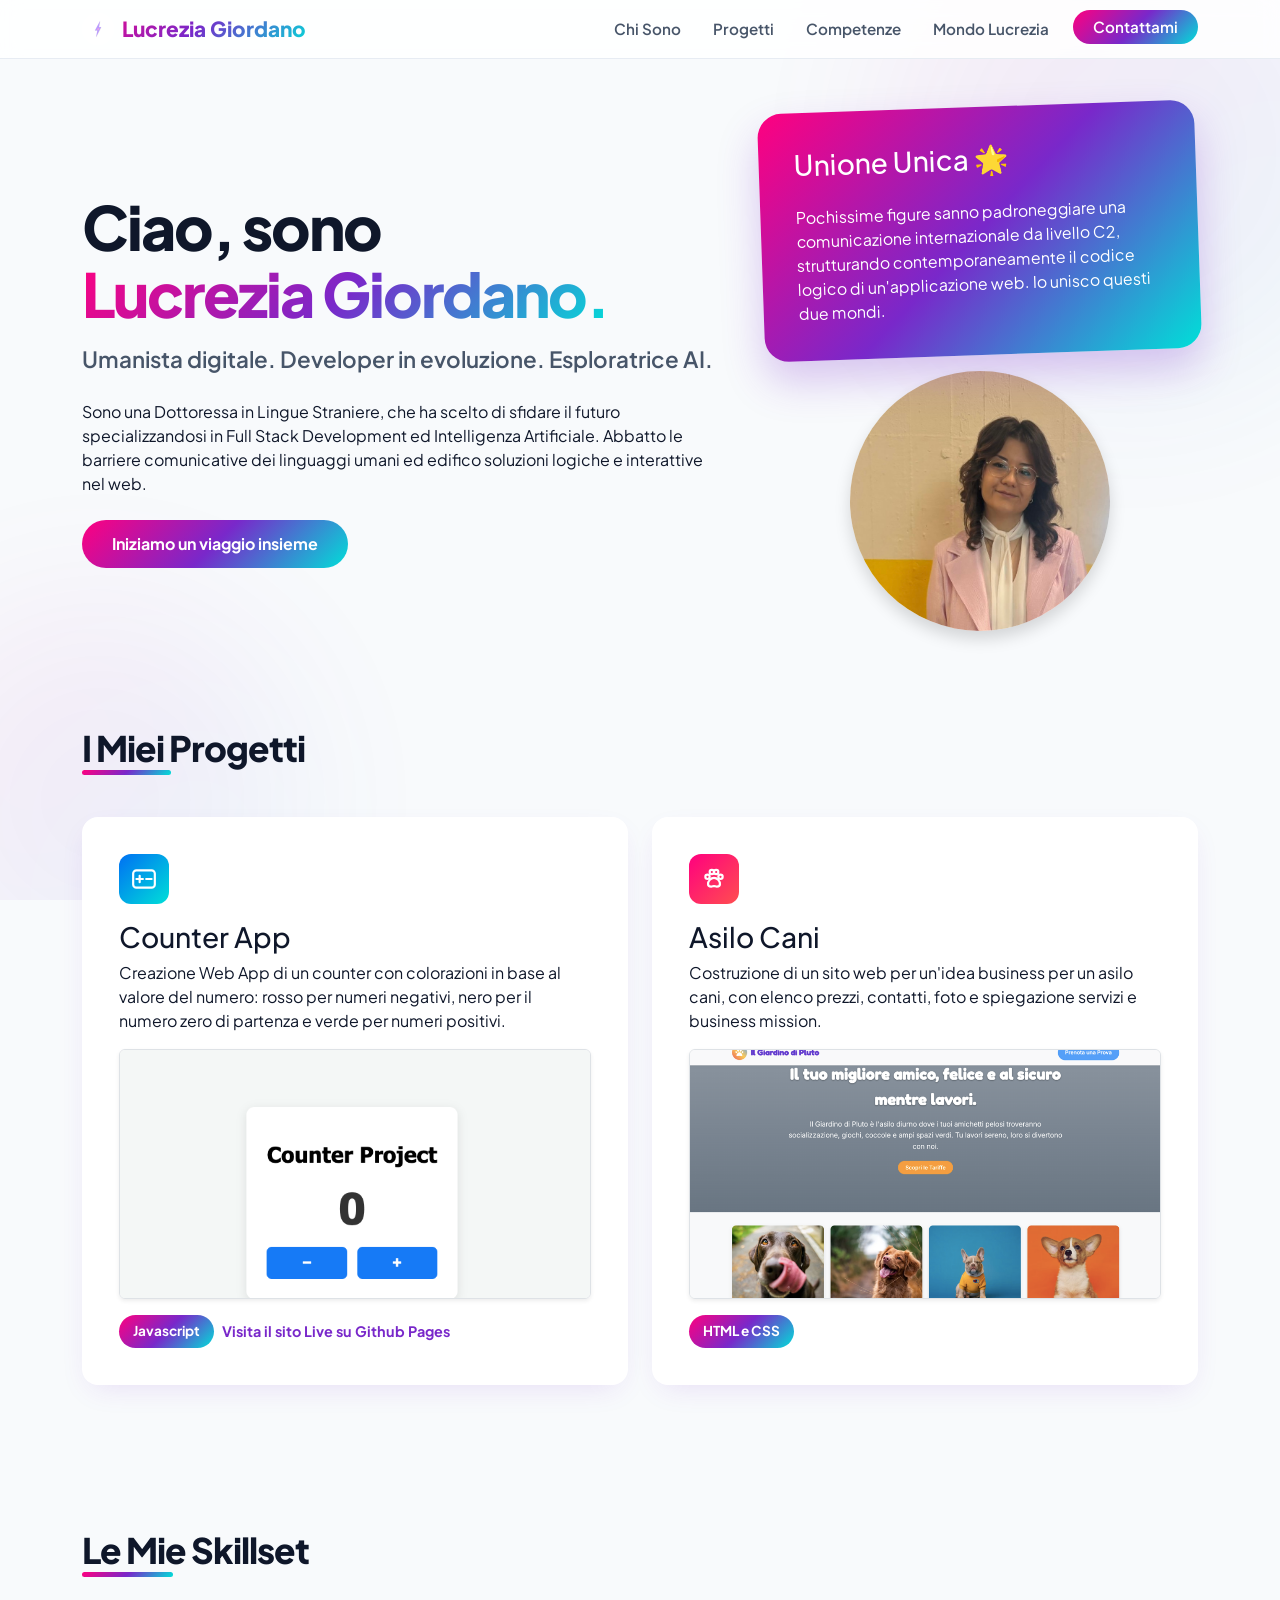
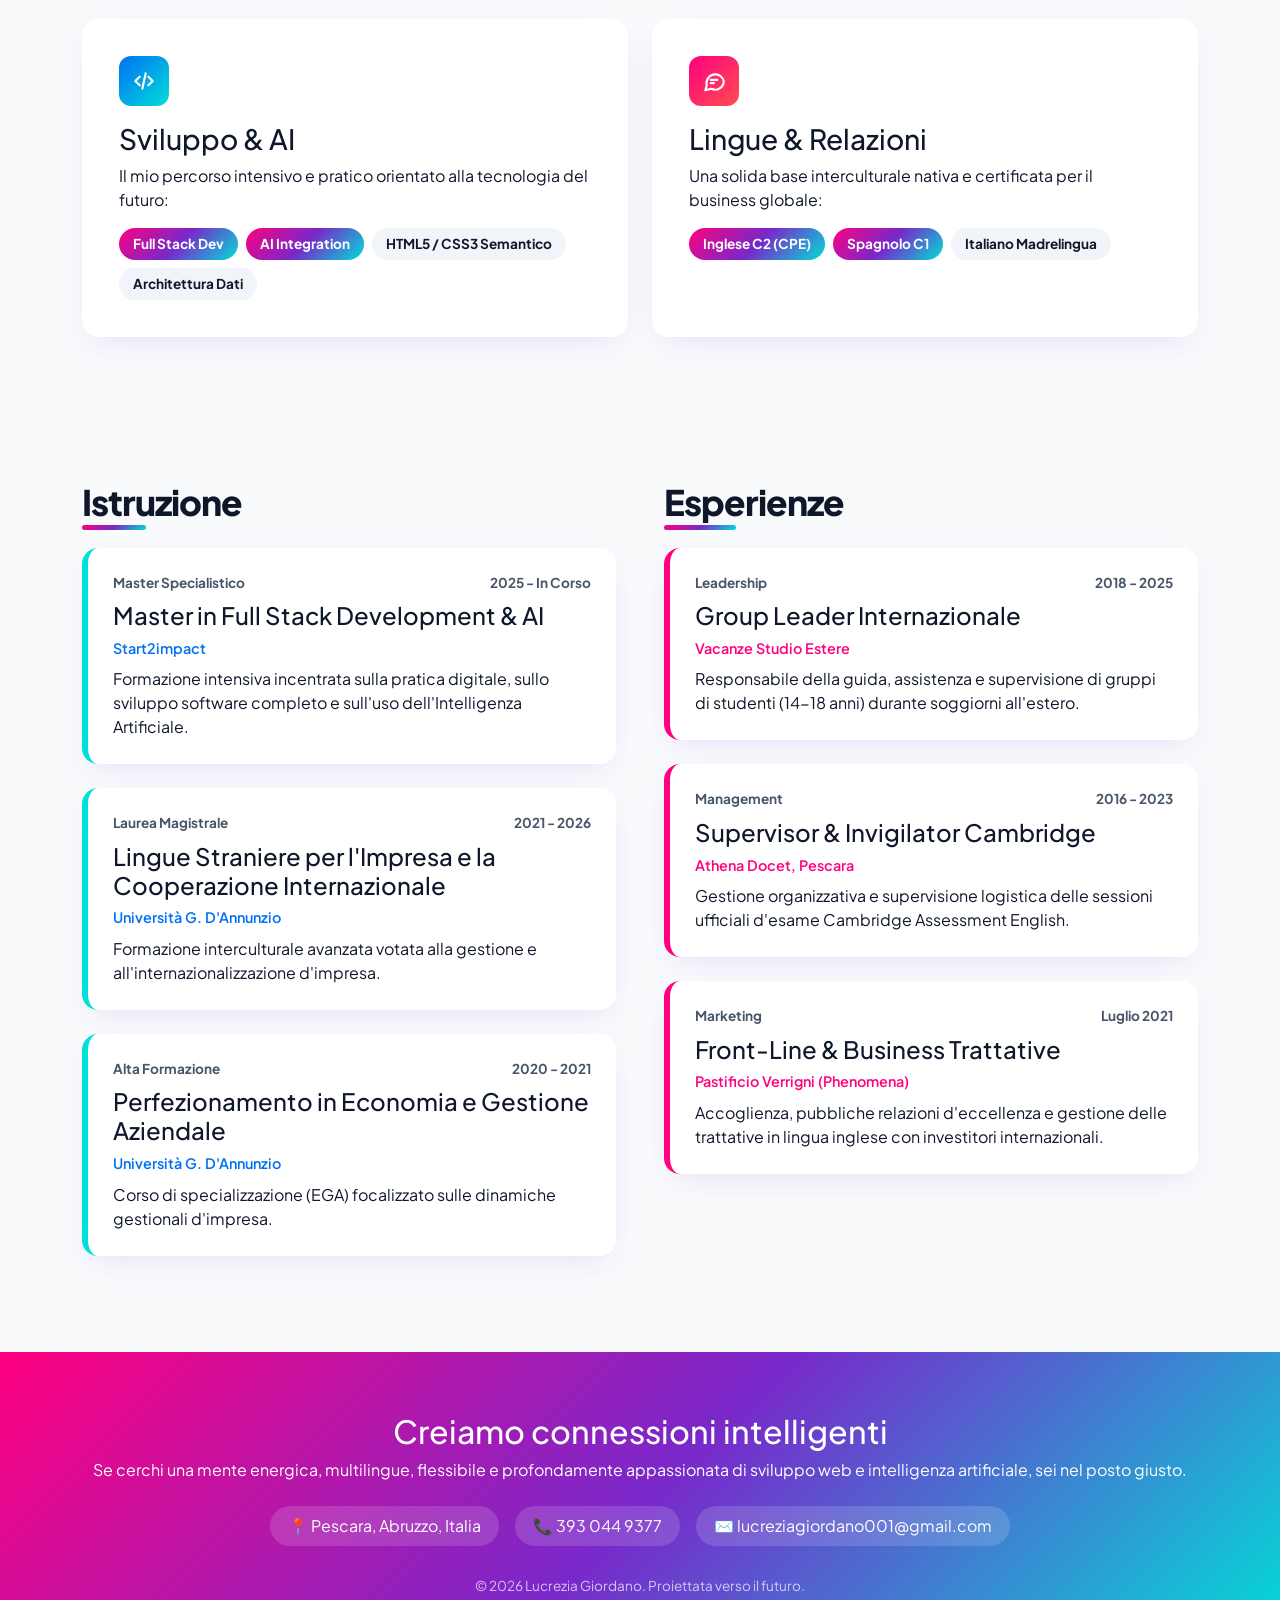
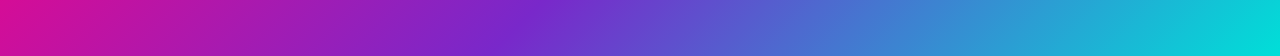
<file: index.html>
<!DOCTYPE html>
<html lang="it">
<head>
    <meta charset="UTF-8">
    <meta name="viewport" content="width=device-width, initial-scale=1.0">
    <title>Lucrezia Giordano | Creative Full Stack & AI Portfolio</title>
    
    <!-- SEO Base -->
<meta name="description" content="Portfolio di Lucrezia Giordano, Junior Full Stack Developer. Scopri le mie competenze, il mio percorso e i progetti realizzati.">

<!-- Open Graph / Facebook / LinkedIn -->
<meta property="og:type" content="website">
<meta property="og:url" content="https://lucreziagiordano001-coder.github.io/my-cv-page/">
<meta property="og:title" content="Lucrezia Giordano | Full Stack Developer Portfolio">
<meta property="og:description" content="Esplora i progetti e le competenze di sviluppo web di Lucrezia Giordano">
<meta property="og:image" content="https://lucreziagiordano001-coder.github.io/my-cv-page/assets/img/preview.jpg">

<!-- Favicon -->
<link rel="icon" type="image/png" href="assets/img/favicon.png">
    
    <!-- BOOTSTRAP 5 CSS via CDN -->
    <link href="https://cdn.jsdelivr.net/npm/bootstrap@5.3.3/dist/css/bootstrap.min.css" rel="stylesheet">
    
    <!-- FONT GOOGLE -->
    <link rel="preconnect" href="https://fonts.googleapis.com">
    <link rel="preconnect" href="https://fonts.gstatic.com" crossorigin>
    <link href="https://fonts.googleapis.com/css2?family=Plus+Jakarta+Sans:wght@400;600;800&display=swap" rel="stylesheet">
    
    <!-- CSS COMPILATO DA SASS -->
    <link rel="stylesheet" href="assets/css/style.css">
</head>
<body>

    <!-- Blobs di sfondo -->
    <div class="bg-blobs">
        <div class="blob blob-1"></div>
        <div class="blob blob-2"></div>
    </div>

    <!-- NAVBAR STICKY (Funzionante su Mobile) -->
    <nav class="navbar navbar-expand-md navbar-light sticky-top custom-navbar">
        <div class="container">
            <a class="navbar-brand nav-logo d-flex align-items-center gap-2" href="index.html">
                <img src="assets/img/LG.png" alt="Lucrezia Giordano" width="32" height="32" class="d-inline-block align-text-top navbar-logo-img">
                 Lucrezia Giordano
            </a>
            <button class="navbar-toggler" type="button" data-bs-toggle="collapse" data-bs-target="#navbarNav" aria-controls="navbarNav" aria-expanded="false" aria-label="Apri o chiudi il menu di navigazione">
                <span class="navbar-toggler-icon"></span>
            </button>
            <div class="collapse navbar-collapse justify-content-end" id="navbarNav">
                <ul class="navbar-nav gap-3">
                    <li class="nav-item"><a class="nav-link" href="#about">Chi Sono</a></li>
                    <li class="nav-item"><a class="nav-link" href="#projects">Progetti</a></li>
                    <li class="nav-item"><a class="nav-link" href="#skills">Competenze</a></li>
                    <li class="nav-item"><a class="nav-link" href="#path">Mondo Lucrezia</a></li>
                    <li class="nav-item"><a class="nav-link btn-nav-contact" href="contattami.html">Contattami</a></li>
                </ul>
            </div>
        </div>
    </nav>

    <!-- HERO SECTION (Grid System) -->
    <header id="about" class="container my-5 py-5">
        <div class="row align-items-center g-5">
            <div class="col-lg-7 text-start">
                <h1 class="hero-title mb-3">Ciao, sono <br><span>Lucrezia Giordano.</span></h1>
                <p class="hero-tagline mb-4">Umanista digitale. Developer in evoluzione. Esploratrice AI.</p>
                <p class="hero-description mb-4">
                    Sono una Dottoressa in Lingue Straniere, che ha scelto di sfidare il futuro specializzandosi in Full Stack Development ed Intelligenza Artificiale. Abbatto le barriere comunicative dei linguaggi umani ed edifico soluzioni logiche e interattive nel web.
                </p>
                <a href="contattami.html" class="btn btn-gradient mb-4">Iniziamo un viaggio insieme</a>
            </div>
    
    <!-- Colonna Destra: Card e Foto -->
            <div class="col-lg-5 hero-visual text-center mt-4 mt-lg-0">
                <!-- Il container colorato (Unione Unica) -->
                <div class="hero-card-interactive text-start">
                    <h2 class="h3 mb-4">Unione Unica 🌟</h2>
                    <p class="mb-0">Pochissime figure sanno padroneggiare una comunicazione internazionale da livello C2, strutturando contemporaneamente il codice logico di un'applicazione web. Io unisco questi due mondi.</p>
                </div>
                
                <!-- La Foto -->
                <img src="assets/img/LUCREZIAGIORDANO.jpg" 
                     alt="Ritratto di Lucrezia Giordano" 
                     class="profile-image shadow"
                     width="260" height="260">
            </div>
        </div>
    </header> <!-- Fine della Hero -->
  

     <!-- SEZIONE PROGETTI (Grid System & Flexbox per i pill) -->
    <section id="projects" class="container mt-2 mb-5 pt-0 pb-5">
        <h2 class="section-title mb-5">I Miei Progetti</h2>
        <div class="row g-4">
            <div class="col-md-6">
                <div class="card-skill tech h-100">
                    <div class="card-icon mb-3" aria-hidden="true"><svg xmlns="http://www.w3.org/2000/svg" width="26" height="26" viewBox="0 0 24 24" fill="none" stroke="currentColor" stroke-width="2" stroke-linecap="round" stroke-linejoin="round" aria-hidden="true"><path d="M5 12h6M8 9v6"/><path d="M14 12h5"/><rect x="2" y="4" width="20" height="16" rx="3"/></svg></div>
                    <h3>Counter App</h3>
                    <p>Creazione Web App di un counter con colorazioni in base al valore del numero: rosso per numeri negativi, nero per il numero zero di partenza e verde per numeri positivi.</p>
                    <div class="project-miniatura">
                        <img src="assets/img/progetto1.png"
                             alt="Anteprima Counter App"
                             class="rounded shadow-sm border project-image"
                             width="400" height="250">
                        <div class="pill-container d-flex flex-wrap gap-2 mt-3">
                            <span class="pill highlight">Javascript</span>
                            <a href="https://lucreziagiordano001-coder.github.io/Counterapp/" target="_blank" rel="noopener noreferrer" class="text-decoration-none fw-bold project-link d-inline-flex align-items-center">
                                Visita il sito Live su Github Pages
                            </a>
                        </div>
                    </div>
                </div>
            </div>
            <div class="col-md-6">
                <div class="card-skill lang h-100">
                    <div class="card-icon mb-3" aria-hidden="true"><svg xmlns="http://www.w3.org/2000/svg" width="26" height="26" viewBox="0 0 24 24" fill="none" stroke="currentColor" stroke-width="2" stroke-linecap="round" stroke-linejoin="round" aria-hidden="true"><circle cx="6" cy="10" r="2"/><circle cx="10" cy="5.5" r="2"/><circle cx="14" cy="5.5" r="2"/><circle cx="18" cy="10" r="2"/><path d="M12 11c-3 0-5.5 3-5.5 5.5 0 1.8 1.5 2.5 3 2.5 1 0 1.6-.5 2.5-.5s1.5.5 2.5.5c1.5 0 3-.7 3-2.5C17.5 14 15 11 12 11z"/></svg></div>
                    <h3>Asilo Cani</h3>
                    <p>Costruzione di un sito web per un'idea business per un asilo cani, con elenco prezzi, contatti, foto e spiegazione servizi e business mission.</p>
                    <div class="project-miniatura">
                        <img src="assets/img/progetto2.png"
                             alt="Anteprima del sito Asilo Cani"
                             class="rounded shadow-sm border project-image"
                             width="400" height="250">
                        <div class="pill-container d-flex flex-wrap gap-2 mt-3">
                            <span class="pill highlight">HTML e CSS</span>
                        </div>
                    </div>
                </div>
            </div>
        </div>
    </section> 


    <!-- SEZIONE SKILLS (Grid System & Flexbox per i pill) -->
    <section id="skills" class="container my-5 py-5">
        <h2 class="section-title mb-5">Le Mie Skillset</h2>
        <div class="row g-4">
            <div class="col-md-6">
                <div class="card-skill tech h-100">
                    <div class="card-icon mb-3" aria-hidden="true"><svg xmlns="http://www.w3.org/2000/svg" width="26" height="26" viewBox="0 0 24 24" fill="none" stroke="currentColor" stroke-width="2" stroke-linecap="round" stroke-linejoin="round" aria-hidden="true"><path d="M8 8l-4 4 4 4M16 8l4 4-4 4M13.5 5l-3 14"/></svg></div>
                    <h3>Sviluppo & AI</h3>
                    <p>Il mio percorso intensivo e pratico orientato alla tecnologia del futuro:</p>
                    <div class="pill-container d-flex flex-wrap gap-2 mt-3">
                        <span class="pill highlight">Full Stack Dev</span>
                        <span class="pill highlight">AI Integration</span>
                        <span class="pill">HTML5 / CSS3 Semantico</span>
                        <span class="pill">Architettura Dati</span>
                    </div>
                </div>
            </div>
            <div class="col-md-6">
                <div class="card-skill lang h-100">
                    <div class="card-icon mb-3" aria-hidden="true"><svg xmlns="http://www.w3.org/2000/svg" width="26" height="26" viewBox="0 0 24 24" fill="none" stroke="currentColor" stroke-width="2" stroke-linecap="round" stroke-linejoin="round" aria-hidden="true"><path d="M21 12a8 8 0 0 1-11.5 7.2L4 20.5l1.3-4.6A8 8 0 1 1 21 12z"/><path d="M9 11h6M9 14h3"/></svg></div>
                    <h3>Lingue & Relazioni</h3>
                    <p>Una solida base interculturale nativa e certificata per il business globale:</p>
                    <div class="pill-container d-flex flex-wrap gap-2 mt-3">
                        <span class="pill highlight">Inglese C2 (CPE)</span>
                        <span class="pill highlight">Spagnolo C1</span>
                        <span class="pill">Italiano Madrelingua</span>
                
                    </div>
                </div>
            </div>
        </div>
    </section>

    <!-- SEZIONE PERCORSO (Bootstrap Grid) -->
    <section id="path" class="container my-5 py-5">
        <div class="row g-5">
            <!-- Istruzione -->
            <div class="col-lg-6">
                <h2 class="section-title mb-4">Istruzione</h2>
                <div class="block-list d-flex flex-column gap-4">
                    <div class="block-item edu">
                        <div class="block-meta d-flex justify-content-between mb-2"><span>Master Specialistico</span><span>2025 - In Corso</span></div>
                        <h4>Master in Full Stack Development & AI</h4>
                        <div class="block-location mb-2">Start2impact</div>
                        <p class="mb-0">Formazione intensiva incentrata sulla pratica digitale, sullo sviluppo software completo e sull'uso dell'Intelligenza Artificiale.</p>
                    </div>
                    <div class="block-item edu">
                        <div class="block-meta d-flex justify-content-between mb-2"><span>Laurea Magistrale</span><span>2021 - 2026</span></div>
                        <h4>Lingue Straniere per l'Impresa e la Cooperazione Internazionale</h4>
                        <div class="block-location mb-2">Università G. D'Annunzio</div>
                        <p class="mb-0">Formazione interculturale avanzata votata alla gestione e all'internazionalizzazione d'impresa.</p>
                    </div>
                    <div class="block-item edu">
                        <div class="block-meta d-flex justify-content-between mb-2"><span>Alta Formazione</span><span>2020 - 2021</span></div>
                        <h4>Perfezionamento in Economia e Gestione Aziendale</h4>
                        <div class="block-location mb-2">Università G. D'Annunzio</div>
                        <p class="mb-0">Corso di specializzazione (EGA) focalizzato sulle dinamiche gestionali d'impresa.</p>
                    </div>
                </div>
            </div>
            
            <!-- Esperienze -->
            <div class="col-lg-6">
                <h2 class="section-title mb-4">Esperienze</h2>
                <div class="block-list d-flex flex-column gap-4">
                    <div class="block-item exp">
                        <div class="block-meta d-flex justify-content-between mb-2"><span>Leadership</span><span>2018 - 2025</span></div>
                        <h4>Group Leader Internazionale</h4>
                        <div class="block-location mb-2">Vacanze Studio Estere</div>
                        <p class="mb-0">Responsabile della guida, assistenza e supervisione di gruppi di studenti (14-18 anni) durante soggiorni all'estero.</p>
                    </div>
                    <div class="block-item exp">
                        <div class="block-meta d-flex justify-content-between mb-2"><span>Management</span><span>2016 - 2023</span></div>
                        <h4>Supervisor & Invigilator Cambridge</h4>
                        <div class="block-location mb-2">Athena Docet, Pescara</div>
                        <p class="mb-0">Gestione organizzativa e supervisione logistica delle sessioni ufficiali d'esame Cambridge Assessment English.</p>
                    </div>
                    <div class="block-item exp">
                        <div class="block-meta d-flex justify-content-between mb-2"><span>Marketing</span><span>Luglio 2021</span></div>
                        <h4>Front-Line & Business Trattative</h4>
                        <div class="block-location mb-2">Pastificio Verrigni (Phenomena)</div>
                        <p class="mb-0">Accoglienza, pubbliche relazioni d'eccellenza e gestione delle trattative in lingua inglese con investitori internazionali.</p>
                    </div>
                </div>
            </div>
        </div>
    </section>

    <!-- FOOTER -->
    <footer class="footer text-center">
        <div class="container">
            <h2>Creiamo connessioni intelligenti</h2>
            <p class="mb-4">Se cerchi una mente energica, multilingue, flessibile e profondamente appassionata di sviluppo web e intelligenza artificiale, sei nel posto giusto.</p>
            <div class="footer-contacts d-flex flex-wrap justify-content-center gap-3 mb-4">
                <span>📍 Pescara, Abruzzo, Italia</span>
                <span>📞 <a href="tel:+393930449377" class="footer-link">393 044 9377</a></span>
                <span>✉️ <a href="mailto:lucreziagiordano001@gmail.com" class="footer-link">lucreziagiordano001@gmail.com</a></span>
            </div>
            <p class="copy mb-0">&copy; 2026 Lucrezia Giordano. Proiettata verso il futuro.</p>
        </div>
    </footer>

    <!-- BOOTSTRAP BUNDLE JS (Richiesto per il menu mobile funzionante) -->
    <script src="https://cdn.jsdelivr.net/npm/bootstrap@5.3.3/dist/js/bootstrap.bundle.min.js"></script>
</body>
</html>
</file>
<file: assets/css/style.css>
/* --- VALORI COMPILATI (senza variabili CSS, per compatibilità) (Design System Energetico) --- */
/* --- RESET & GLOBALS --- */
body {
  font-family: 'Plus Jakarta Sans', sans-serif;
  background-color: #f8fafc;
  color: #0f172a;
  overflow-x: hidden;
}

/* Decorazioni Sfondo */
.bg-blobs {
  position: fixed;
  width: 100%;
  height: 100%;
  top: 0;
  left: 0;
  z-index: -1;
  overflow: hidden;
  pointer-events: none;
}
.bg-blobs .blob {
  position: absolute;
  background: linear-gradient(135deg, #ff007f 0%, #7928ca 50%, #00dfd8 100%);
  opacity: 0.06;
  filter: blur(80px);
  border-radius: 50%;
}
.bg-blobs .blob-1 {
  width: 500px;
  height: 500px;
  top: -100px;
  right: -100px;
}
.bg-blobs .blob-2 {
  width: 400px;
  height: 400px;
  top: 600px;
  left: -100px;
}

/* --- NAVBAR CUSTOMIZZATA --- */
.custom-navbar {
  background: rgba(255, 255, 255, 0.85);
  backdrop-filter: blur(10px);
  -webkit-backdrop-filter: blur(10px);
  border-bottom: 1px solid rgba(226, 232, 240, 0.8);
}
.custom-navbar .nav-logo {
  font-weight: 800;
  font-size: 1.3rem;
  background: linear-gradient(135deg, #ff007f 0%, #7928ca 50%, #00dfd8 100%);
  -webkit-background-clip: text;
  background-clip: text;
  -webkit-text-fill-color: transparent;
}
.custom-navbar .nav-link {
  color: #475569 !important;
  font-weight: 600;
  font-size: 0.95rem;
  transition: color 0.2s ease;
}
.custom-navbar .nav-link:hover, .custom-navbar .nav-link.active {
  color: #7928ca !important;
}
.custom-navbar .btn-nav-contact {
  background: linear-gradient(135deg, #ff007f 0%, #7928ca 50%, #00dfd8 100%);
  color: white !important;
  padding: 6px 20px !important;
  border-radius: 20px;
  transition: all 0.2s ease;
}
.custom-navbar .btn-nav-contact:hover {
  transform: scale(1.05);
  box-shadow: 0 4px 12px rgba(121, 40, 202, 0.2);
}

/* --- TITOLI DI SEZIONE --- */
.section-title {
  font-size: 2.2rem;
  font-weight: 800;
  letter-spacing: -1px;
  position: relative;
  display: inline-block;
}
.section-title::after {
  content: '';
  position: absolute;
  left: 0;
  bottom: -6px;
  width: 40%;
  height: 5px;
  background: linear-gradient(135deg, #ff007f 0%, #7928ca 50%, #00dfd8 100%);
  border-radius: 10px;
}

/* --- HERO COMPONENTI --- */
.hero-title {
  font-size: 3.8rem;
  font-weight: 800;
  line-height: 1.1;
  letter-spacing: -2px;
}
.hero-title span {
  background: linear-gradient(135deg, #ff007f 0%, #7928ca 50%, #00dfd8 100%);
  -webkit-background-clip: text;
  background-clip: text;
  -webkit-text-fill-color: transparent;
}
@media (max-width: 767.98px) {
  .hero-title {
    font-size: 2.8rem;
  }
}
.hero-tagline {
  font-size: 1.4rem;
  font-weight: 600;
  color: #475569;
}
.hero-card-interactive {
  background: linear-gradient(135deg, #ff007f 0%, #7928ca 50%, #00dfd8 100%);
  padding: 35px;
  border-radius: 24px;
  color: white;
  box-shadow: 0 20px 40px rgba(121, 40, 202, 0.25);
  transform: rotate(-2deg);
  transition: transform 0.3s ease;
}
.hero-card-interactive:hover {
  transform: rotate(0deg) scale(1.02);
}

/* --- BOTTONI --- */
.btn-gradient {
  background: linear-gradient(135deg, #ff007f 0%, #7928ca 50%, #00dfd8 100%);
  color: white;
  padding: 12px 30px;
  border-radius: 30px;
  font-weight: 700;
  border: none;
  transition: all 0.2s ease;
  text-decoration: none;
  display: inline-block;
}
.btn-gradient:hover {
  color: white;
  transform: translateY(-2px);
  box-shadow: 0 10px 20px rgba(121, 40, 202, 0.2);
}

/* --- COMPETENZE CARDS --- */
.card-skill {
  background: #ffffff;
  border-radius: 16px;
  padding: 35px;
  box-shadow: 0 10px 30px -10px rgba(121, 40, 202, 0.15);
  transition: transform 0.3s ease, border-color 0.3s ease;
  border: 2px solid transparent;
}
.card-skill:hover {
  transform: translateY(-5px);
}
.card-skill.tech:hover {
  border-color: #00dfd8;
}
.card-skill.lang:hover {
  border-color: #ff007f;
}
.card-skill .card-icon {
  width: 50px;
  height: 50px;
  border-radius: 12px;
  display: flex;
  align-items: center;
  justify-content: center;
  font-size: 1.5rem;
  color: white;
}
.card-skill.tech .card-icon {
  background: linear-gradient(135deg, #0070f3 0%, #00dfd8 100%);
}
.card-skill.lang .card-icon {
  background: linear-gradient(135deg, #ff007f 0%, #ff4e50 100%);
}
.pill {
  padding: 6px 14px;
  border-radius: 20px;
  font-size: 0.85rem;
  font-weight: 700;
  background: #f1f5f9;
  color: #0f172a;
}
.pill.highlight {
  background: linear-gradient(135deg, #ff007f 0%, #7928ca 50%, #00dfd8 100%);
  color: white;
}

/* --- TIMELINE PERCORSO --- */
.block-item {
  background: #ffffff;
  padding: 25px;
  border-radius: 16px;
  box-shadow: 0 10px 30px -10px rgba(121, 40, 202, 0.15);
  border-left: 6px solid #7928ca;
  transition: transform 0.2s;
}
.block-item:hover {
  transform: scale(1.01);
}
.block-item.edu {
  border-left-color: #00dfd8;
}
.block-item.edu .block-location {
  color: #0070f3;
}
.block-item.exp {
  border-left-color: #ff007f;
}
.block-item.exp .block-location {
  color: #ff007f;
}
.block-item .block-meta {
  font-size: 0.85rem;
  font-weight: 700;
  color: #475569;
}
.block-item .block-location {
  font-size: 0.9rem;
  font-weight: 600;
}

/* --- COMPONENTI PAGINA CONTATTI --- */
.contact-card {
  background: #ffffff;
  border-radius: 24px;
  box-shadow: 0 10px 30px -10px rgba(121, 40, 202, 0.15);
}
.custom-input {
  border: 2px solid #e2e8f0;
  border-radius: 12px;
  padding: 12px;
}
.custom-input:focus {
  border-color: #7928ca;
  box-shadow: 0 0 0 0.25rem rgba(121, 40, 202, 0.1);
  outline: none;
}

/* --- PROGETTI --- */
.project-image {
  display: block;
  width: 100%;
  height: 250px;
  object-fit: cover;
}

.project-link {
  color: #7928ca;
  font-size: 0.9rem;
  transition: color 0.2s ease;
}
.project-link:hover {
  color: #ff007f;
}

/* --- FOTO PROFILO --- */
.profile-image {
  width: 260px;
  height: 260px;
  object-fit: cover;
  object-position: center;
  border-radius: 50%;
  display: block;
  margin: 1rem auto 0;
}

/* --- LINK NEL FOOTER --- */
.footer .footer-link {
  color: inherit;
  text-decoration: none;
}
.footer .footer-link:hover {
  text-decoration: underline;
}

/* --- LOGO NAVBAR --- */
.navbar-logo-img {
  border-radius: 50%;
  object-fit: cover;
}

/* --- FOOTER --- */
.footer {
  background: linear-gradient(135deg, #ff007f 0%, #7928ca 50%, #00dfd8 100%);
  color: white;
  padding: 60px 0;
}
.footer .footer-contacts span {
  background: rgba(255, 255, 255, 0.15);
  padding: 8px 18px;
  border-radius: 20px;
  backdrop-filter: blur(5px);
}
.footer .copy {
  margin-top: 30px;
  font-size: 0.85rem;
  opacity: 0.7;
}
</file>
